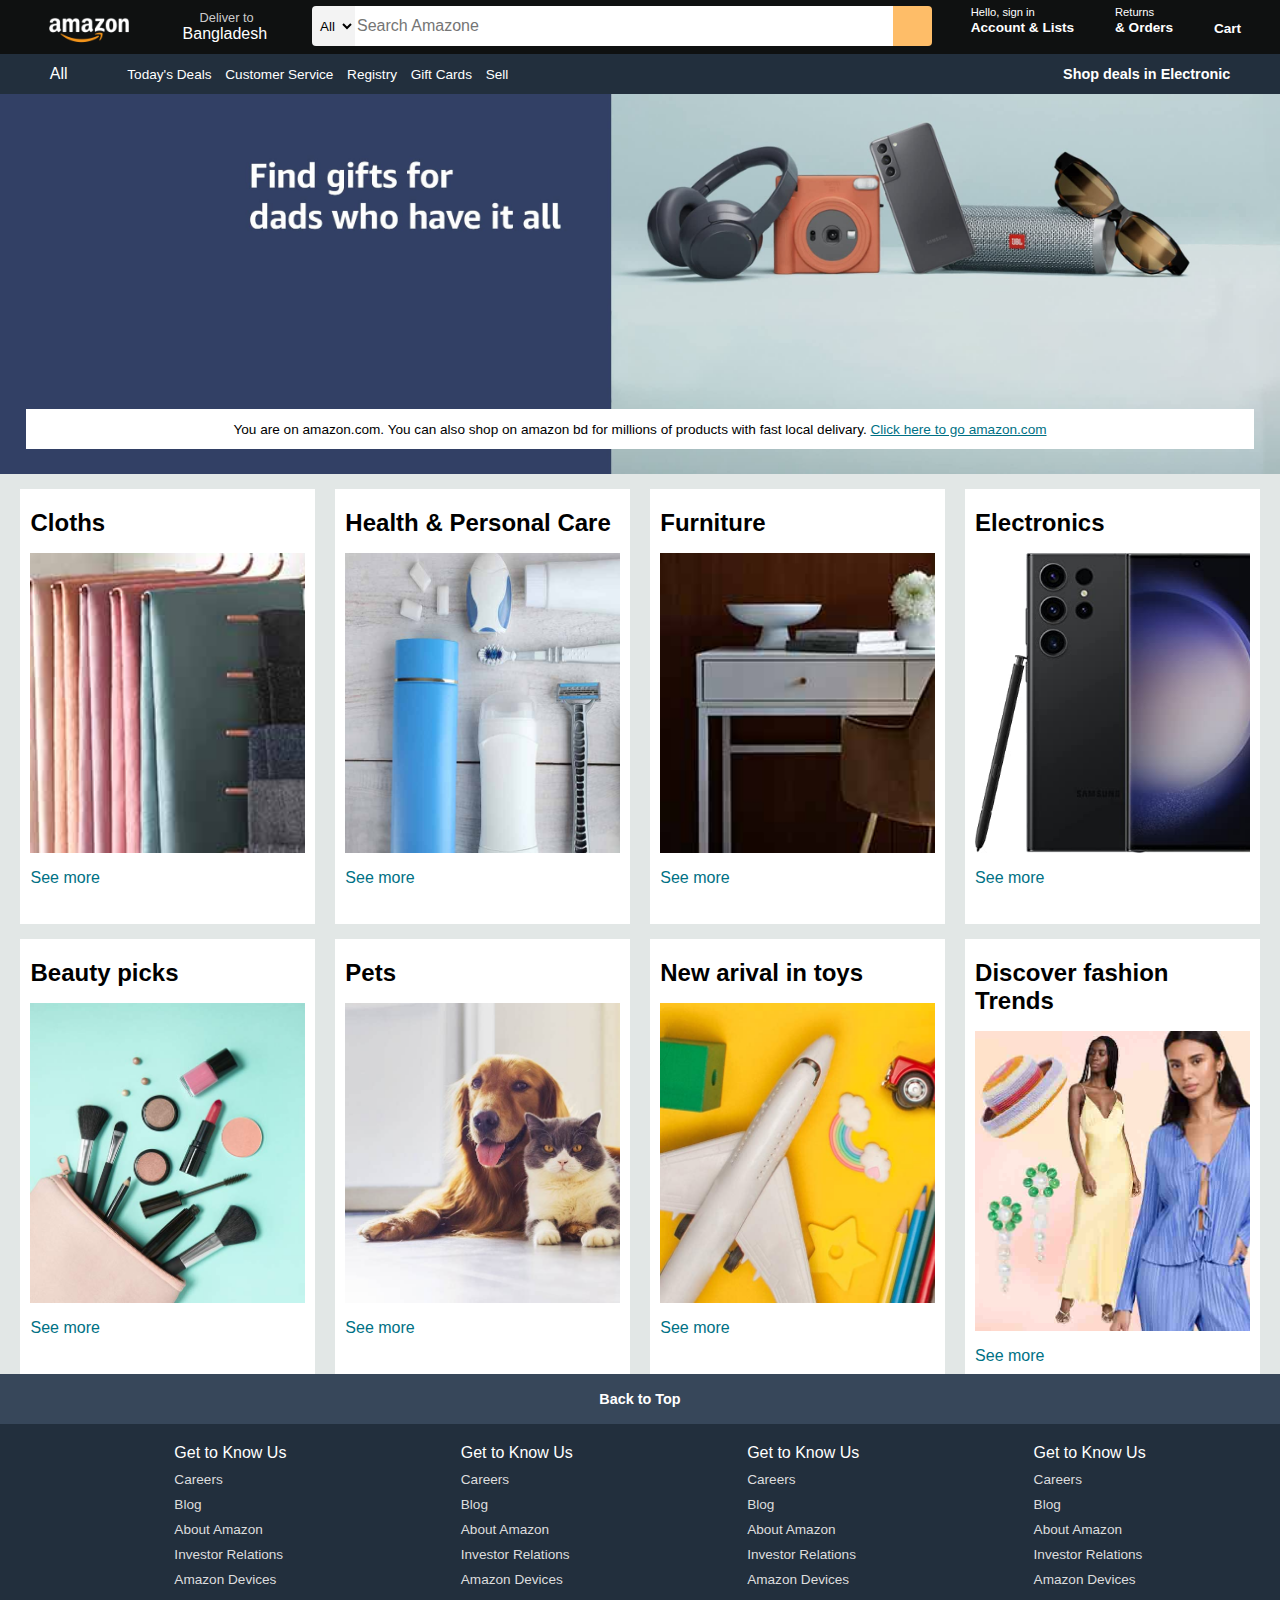
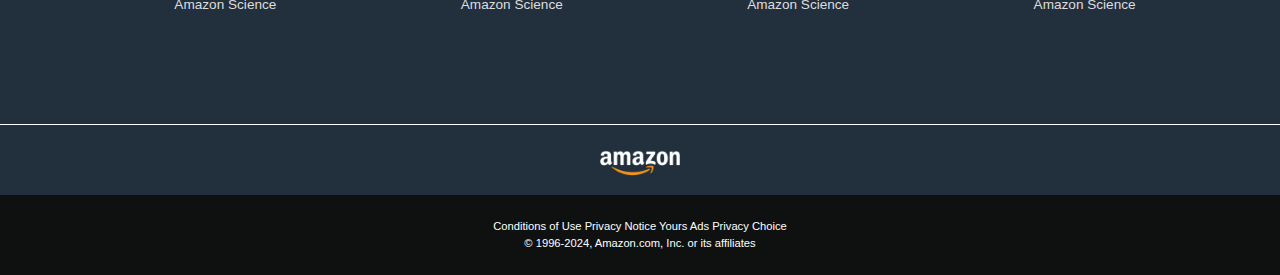
<file: amazon_clone/index.html>
<!DOCTYPE html>
<html lang="en">
<head>
    <meta charset="UTF-8">
    <meta name="viewport" content="width=device-width, initial-scale=1.0">
    <title>Amazone Clone</title>
    <link rel="stylesheet" href="https://cdnjs.cloudflare.com/ajax/libs/font-awesome/6.5.1/css/all.min.css" integrity="sha512-DTOQO9RWCH3ppGqcWaEA1BIZOC6xxalwEsw9c2QQeAIftl+Vegovlnee1c9QX4TctnWMn13TZye+giMm8e2LwA==" crossorigin="anonymous" referrerpolicy="no-referrer" />
    <link rel="stylesheet" href="style.css">
</head>
<body>
    <header>
        <div class="navbar">
            <div class="nav-logo border">
                <div class="logo"></div>
            </div>

            <div class="nav-address border">
                <p class="address-first">Deliver to</p>
                <div class="address-icon">
                    <i class="fa-solid fa-location-dot"></i>
                    <p class="address-second">Bangladesh</p>
                </div>
            </div>

            <div class="nav-search">
                <select class="search-select">
                    <option>All</option>
                </select>
                <input type="text" placeholder="Search Amazone" class="search-input">
                <div class="search-icon">
                    <i class="fa-solid fa-magnifying-glass"></i>
                </div>
            </div>

            <div class="nav-signin border">
                <p><span>Hello, sign in</span></p>
                <p class="nav-second">Account & Lists</p>
            </div>

            <div class="nav-return border">
                <p><span>Returns</span></p>
                <p class="nav-second">& Orders</p>
            </div>

            <div class="nav-cart border">
                <i class="fa-solid fa-cart-shopping"></i>
                Cart
            </div>
        </div>

        <div class="panel">
            <div class="panel-all">
                <i class="fa-solid fa-bars"></i>
                All
            </div>
            <div class="panel-ops">
                <p>Today's Deals</p>
                <p>Customer Service</p>
                <p>Registry</p>
                <p>Gift Cards</p>
                <p>Sell</p>
            </div>
            <div class="panel-deals">
                Shop deals in Electronic
            </div>
        </div>
    </header>

    <div class="hero-section">
        <div class="hero-msg">
            <p>You are on amazon.com. You can also shop on amazon bd for millions of products with fast local delivary. <a href="">Click here to go amazon.com</a> </p>
        </div>
    </div>

    <div class="shop-section">
        <div class="box">
            <div class="box-content">
                <h2>Cloths</h2>
                <div class="box-img" style="background-image: url('box1_image.jpg');"></div>
                <p>See more</p>
            </div>
        </div>
        <div class="box">
            <div class="box-content">
                <h2>Health & Personal Care</h2>
                <div class="box-img" style="background-image: url('box2_image.jpg');"></div>
                <p>See more</p>
            </div>
        </div>
        <div class="box">
            <div class="box-content">
                <h2>Furniture</h2>
                <div class="box-img" style="background-image: url('box3_image.jpg');"></div>
                <p>See more</p>
            </div>
        </div>
        <div class="box">
            <div class="box-content">
                <h2>Electronics</h2>
                <div class="box-img" style="background-image: url('box4_image.jpg');"></div>
                <p>See more</p>
            </div>
        </div>
        <div class="box">
            <div class="box-content">
                <h2>Beauty picks</h2>
                <div class="box-img" style="background-image: url('box5_image.jpg');"></div>
                <p>See more</p>
            </div>
        </div>
        <div class="box">
            <div class="box-content">
                <h2>Pets</h2>
                <div class="box-img" style="background-image: url('box6_image.jpg');"></div>
                <p>See more</p>
            </div>
        </div>
        <div class="box">
            <div class="box-content">
                <h2>New arival in toys</h2>
                <div class="box-img" style="background-image: url('box7_image.jpg');"></div>
                <p>See more</p>
            </div>
        </div>
        <div class="box">
            <div class="box-content">
                <h2>Discover fashion Trends</h2>
                <div class="box-img" style="background-image: url('box8_image.jpg');"></div>
                <p>See more</p>
            </div>
        </div>
    </div>

    <footer>
        <div class="foot-panel1">
            Back to Top
        </div>
        <div class="foot-panel2">
            <ul>
                <p>Get to Know Us</p>
                <a>Careers</a>
                <a>Blog</a>
                <a>About Amazon</a>
                <a>Investor Relations</a>
                <a>Amazon Devices</a>
                <a>Amazon Science</a>
            </ul>
            <ul>
                <p>Get to Know Us</p>
                <a>Careers</a>
                <a>Blog</a>
                <a>About Amazon</a>
                <a>Investor Relations</a>
                <a>Amazon Devices</a>
                <a>Amazon Science</a>
            </ul>
            <ul>
                <p>Get to Know Us</p>
                <a>Careers</a>
                <a>Blog</a>
                <a>About Amazon</a>
                <a>Investor Relations</a>
                <a>Amazon Devices</a>
                <a>Amazon Science</a>
            </ul>
            <ul>
                <p>Get to Know Us</p>
                <a>Careers</a>
                <a>Blog</a>
                <a>About Amazon</a>
                <a>Investor Relations</a>
                <a>Amazon Devices</a>
                <a>Amazon Science</a>
            </ul>
        </div>
        <div class="foot-panel3">
            <div class="logo"></div>
        </div>
        <div class="foot-panel4">
            <div class="pages">
                <a>Conditions of Use</a>
                <a>Privacy Notice</a>
                <a>Yours Ads Privacy Choice</a>
            </div>
            <div class="copyright">
                © 1996-2024, Amazon.com, Inc. or its affiliates
            </div>
        </div>
    </footer>
</body>
</html>
</file>
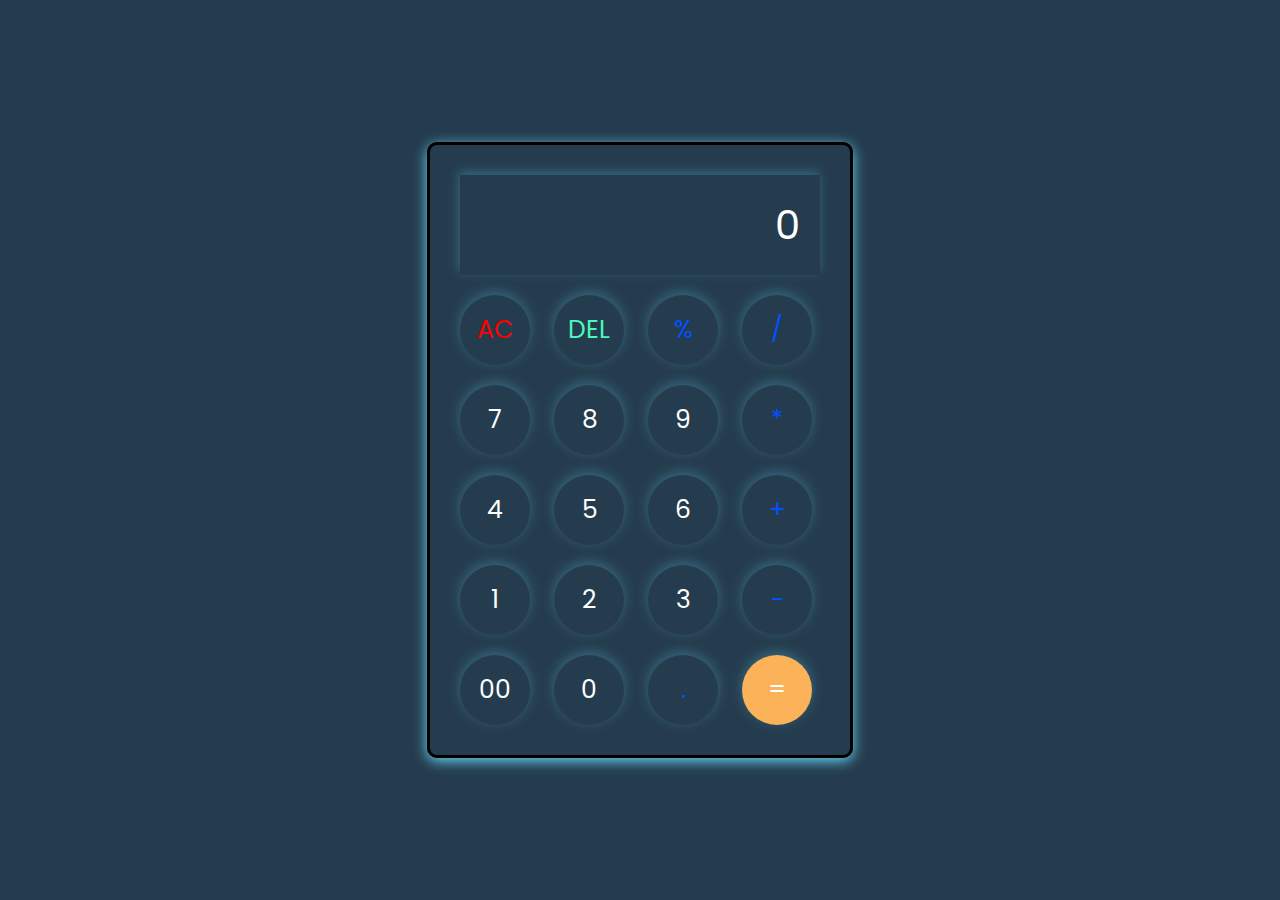
<file: calculator/index.html>
<!DOCTYPE html>
<html lang="en">
<head>
    <meta charset="UTF-8">
    <meta name="viewport" content="width=device-width, initial-scale=1.0">
    <link rel="stylesheet" href="style.css">
    <title>Calculator</title>
</head>
<body>
    <div class="calculator">
        <input type="text" placeholder="0" id="input_box">
        <div>
            <button class="acBtn">AC</button>
            <button class="deletBtn">DEL</button>
            <button class="operator">%</button>
            <button class="operator">/</button>
        </div>
        <div>
            <button>7</button>
            <button>8</button>
            <button>9</button>
            <button class="operator">*</button>
        </div>
        <div>
            <button>4</button>
            <button>5</button>
            <button>6</button>
            <button class="operator">+</button>
        </div>
        <div>
            <button>1</button>
            <button>2</button>
            <button>3</button>
            <button class="operator">-</button>
        </div>
        <div>
            <button>00</button>
            <button>0</button>
            <button class="operator">.</button>
            <button class="equalBtn">=</button>
        </div>
    </div>
    <script src="script.js"></script>
</body>
</html>
</file>
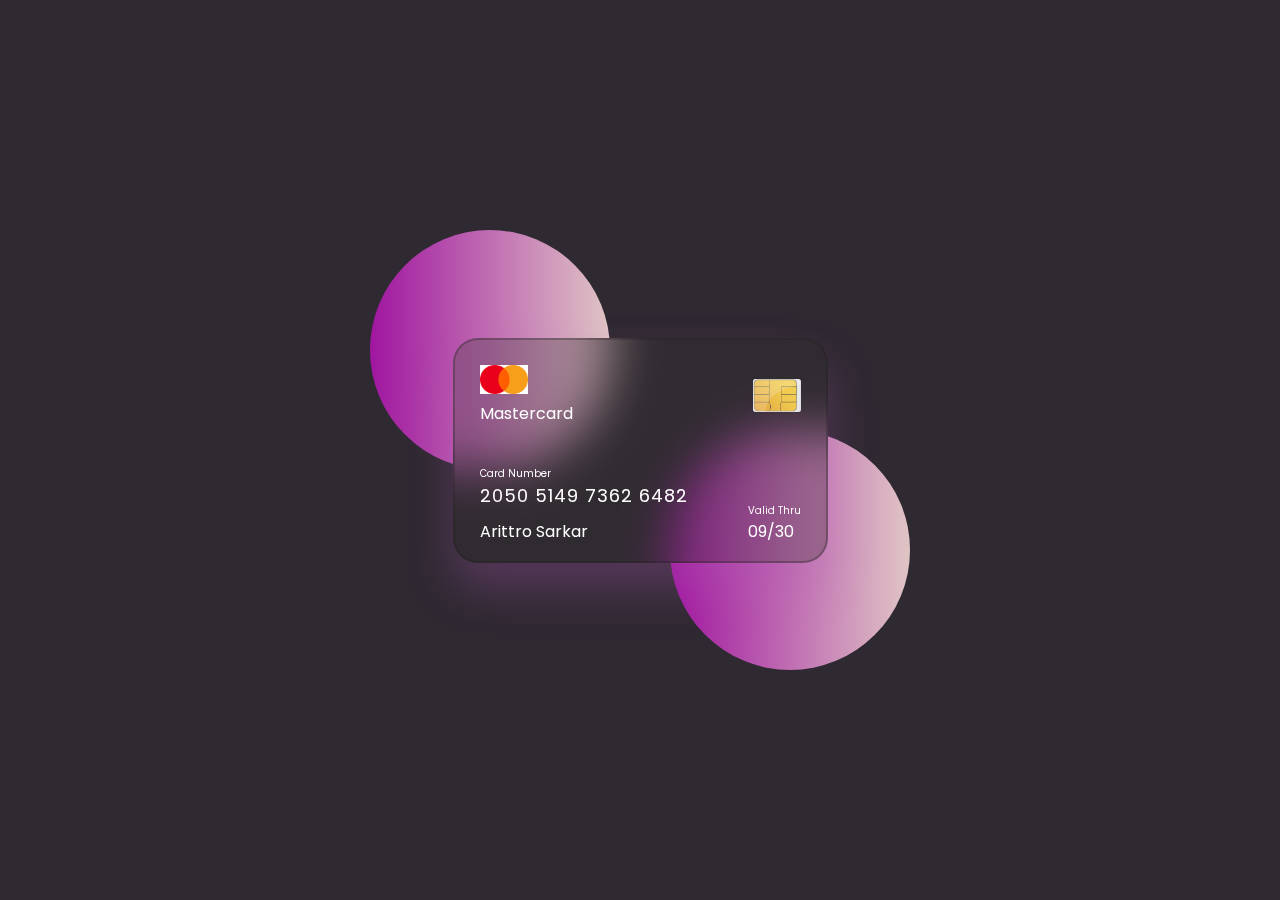
<file: flipping_card/index.html>
<!DOCTYPE html>
<html lang="en">
<head>
    <meta charset="UTF-8">
    <meta name="viewport" content="width=device-width, initial-scale=1.0">
    <title>Flipping Card</title>
    <link rel="stylesheet" href="style.css">
</head>
<body>
    <section>
        <div class="container">
            <div class="card front-face">
                <header>
                    <span class="logo">
                        <img src="mastercard.png" alt="">
                        <h5>Mastercard</h5>
                    </span>

                    <img src="chip.jpeg" alt="" class="chip-pic">
                </header>
                <div class="card-details">
                    <div class="name-number">
                        <h6>Card Number</h6>
                        <h5 class="number">2050 5149 7362 6482</h5>
                        <h5 class="name">Arittro Sarkar</h5>
                    </div>

                    <div class="valid-date">
                        <h6>Valid Thru</h6>
                        <h5>09/30</h5>
                    </div>
                </div>

            </div>

            <div class="card back-face">
                <h6>For customer service call +880 1777 7777 or email at mastercard@gmail.com</h6>
            <span class="magnetic"></span>
            <div class="signature"> <i>005</i></div>
            <h5>Lorem, ipsum dolor sit amet consectetur adipisicing elit. Cupiditate delectus voluptatibus velit eius iure reiciendis, ut possimus? Ab optio perspiciatis error qui ipsa ullam corporis quasi. Delectus assumenda eveniet et?</h5>
        </div>
    </div>
    </section>
</body>
</html>
</file>
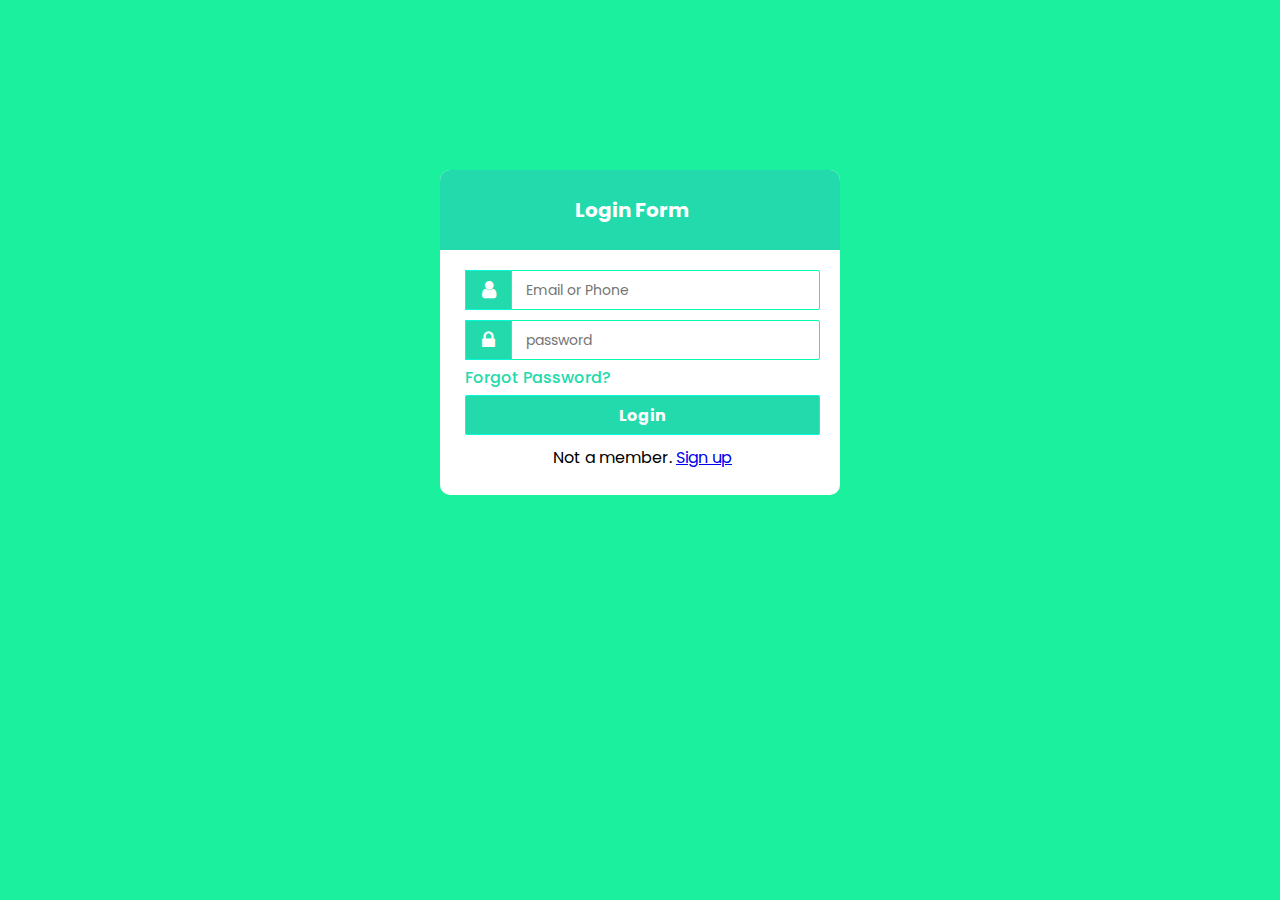
<file: responsive login form/index.html>
<!DOCTYPE html>
<html lang="en">
<head>
    <meta charset="UTF-8">
    <meta name="viewport" content="width=device-width, initial-scale=1.0">
    <title>Login Form</title>
    <link rel="stylesheet" href="style.css">
    <link rel="stylesheet" href="https://cdnjs.cloudflare.com/ajax/libs/font-awesome/4.7.0/css/font-awesome.min.css">
</head>
<body>
    <div class="container">
        <div class="wrapper">
            <div class="title"><span>Login Form</span></div>
            <form action="#">
                <div class="row">
                    <i class="fa">&#xf007;</i>
                    <input type="text" placeholder="Email or Phone" required>
                </div>
                <div class="row">
                    <i class="fa">&#xf023;</i>
                    <input type="password" placeholder="password" required>
                </div>
                <div class="pass"><a href="#">Forgot Password?</a></div>
                <div class="row button">
                    <input type="Submit" value="Login">
                </div>
                <div class="sign-up">Not a member. <a href="#">Sign up</a></div>
            </form>
        </div>
    </div>
</body>
</html>
</file>
<file: amazon_clone/style.css>
*{
    margin: 0;
    font-family: Arial, Helvetica, sans-serif;
    border: border-box;
}
                    /** Header **/
.navbar{
    height: 60;
    background-color: #0F1111;
    color: white;
    display: flex;
    justify-content: space-evenly;
}
.nav-logo{
    height: 50px;
    width: 100px;
}
.logo{
    height: 50px;
    background-image: url("amazon_logo.png");
    width: 100%;
    background-size: cover;
}
.border{
    border: 2px solid transparent;
}
.border:hover{
    border: 2px solid white;
}

/** Box-2 **/
.address-icon{
    display: flex;
    align-items: center;
    justify-content: center;
}
.address-first{
    margin-top: 8px;
    margin-left: 20px;
    color: #CCCCCC;
    font-size: 0.80rem;
}
.address-second{
    margin-left: 3px;
    color: #FFFFFF;
    font-size: 1rem;
}

/** Box-3 **/
.nav-search{
    margin-left: 6px;
    margin-top: 6px;
    display: flex;
    justify-content: space-evenly;
    width: 620px;
    height: 40px;
    border-radius: 4px;
}
.nav-search:hover{
    border: 2px solid orange;
}
.search-select{
    border-top-left-radius: 4px;
    border-bottom-left-radius: 4px;
    background-color: #F3F3F3;
    width: 50px;
    text-align: center;
    border: none;
}
.search-input{
    width: 100%;
    font-size: 1rem;
    border: none;
}
.search-icon{
    width: 45px;
    display: flex;
    justify-content: center;
    align-items: center;
    font-size: 1.2rem;
    background-color: #febd68;
    border-top-right-radius: 4px;
    border-bottom-right-radius: 4px;
}

/** Box-4 **/
span{
    font-size: 0.7rem;
}
.nav-second{
    font-size: 0.85rem;
    font-weight: 700;
}

/** Box-6 **/
.nav-cart i{
    font-size: 30px;
}
.nav-cart{
    margin-top: 4px;
    font-size: 0.85rem;
    font-weight: 700;
}

                          /**  Panel  **/
.panel{
    height: 40px;
    background-color: #222f3d;
    display: flex;
    color: white;
    align-items: center;
    justify-content: space-evenly;
}
.panel-ops p{
    display: inline;
    margin-left: 10px;
}
.panel-ops{
    font-size: 0.85rem;
    width: 70%;
}
.panel-deals{
    font-size: 0.9rem;
    font-weight: 700;
}


                    /** Header Complete **/
                    /** Main hero section **/
.hero-section{
    background-image: url("hero_image.jpg");
    height: 380px;
    background-size: cover;
    display: flex;
    justify-content: center;
    align-items: flex-end;
}
.hero-msg{
    background-color: white;
    color: black;
    height: 40px;
    display: flex;
    align-items: center;
    justify-content: center;
    font-size: 0.85rem;
    width: 96%;
    margin-bottom: 25px;
}
.hero-msg a{
    color: #007185;
}

                    /** Main hero section Complete**/
                    /** Shop-Section **/
.shop-section{
    display: flex;
    flex-wrap: wrap;
    justify-content: space-evenly;
    background-color: #e2e7e6;
}
.box{
    height: 400px;
    /* border: 2px solid black; */
    width: 23%;
    background-color: white;
    padding: 20px 0 15px;
    margin-top: 15px;
}
.box-img{
    height: 300px;
    background-size: cover;
    margin-top: 1rem;
    margin-bottom: 1rem;
}
.box-content{
    margin-left: 10px;
    margin-right: 10px;
}
.box-content p{
    color: #007185;
}

                    /** Shop-Section Complete**/
                    /** Footer **/
.footer{
    margin-top: 15px;
}
.foot-panel1{
    background-color: #37475a;
    color: white;
    height: 50px;
    display: flex;
    justify-content: center;
    align-items: center;
    font-size: 0.90rem;
    font-weight: 700;
}
.foot-panel2{
    background-color: #222f3d;
    color: white;
    height: 300px;
    display: flex;
    justify-content: space-evenly;
}
.foot-panel2 ul a{
    display: block;
    font-size: 0.85rem;
    margin-top: 10px;
    color: #dddddd;
}
ul{
    margin-top: 20px;
}
.foot-panel3{
    background-color: #222f3d;
    color: white;
    border-top: 0.4px solid white;
    height: 70px;
    display: flex;
    justify-content: center;
    align-items: center;
}
.logo{
    background-image: url("amazon_logo.png");
    background-size: cover;
    height: 50px;
    width: 100px;
}
.foot-panel4{
    background-color: #0F1111;
    color: white;
    height: 80px;
    font-size: 0.7rem;
    text-align: center;
}
.pages{
    padding-top: 25px;
}
.copyright{
    padding-top: 5px;
}
</file>
<file: calculator/style.css>
@import url('https://fonts.googleapis.com/css2?family=Poppins&display=swap');

*{
    margin: 0;
    padding: 0;
    box-sizing: border-box;
    font-family: 'Poppins', sans-serif;
}
body{
    width: 100vw;
    height: 100vh;
    display: flex;
    justify-content: center;
    align-items: center;
    background-color: rgba(31, 54, 73, 0.972);
}

.calculator{
    border: 3px solid rgb(0, 0, 0);
    padding: 20px;
    border-radius: 10px;
    background: transparent;
    box-shadow: 0px 3px 13px rgb(103, 215, 246);

}

input{
    width: 360px;
    border: none;
    padding: 20px;
    margin: 10px;
    background: transparent;
    box-shadow: -1px -3px 10px rgb(103, 215, 246, 0.3);
    font-size: 40px;
    text-align: right;
    cursor: pointer;
    color: white;
}
input::placeholder{
    color: white;
}

button{
    border: none;
    width: 70px;
    height: 70px;
    margin: 10px;
    border-radius: 50%;
    background: transparent;
    color: white;
    font-size: 25px;
    box-shadow: 0px -3px 13px rgb(103, 215, 246, 0.3);
    cursor: pointer;
}

.equalBtn{
    background-color: rgb(251, 178, 89);
}
.operator{
    color: rgb(0, 81, 255);
}
.acBtn{
    color: red;
}
.deletBtn{
    color: rgb(72, 248, 189);
}
</file>
<file: flipping_card/style.css>
@import url('https://fonts.googleapis.com/css2?family=Poppins&display=swap');

*{
    margin: 0;
    padding: 0;
    box-sizing: border-box;
    font-family: 'Poppins', sans-serif;
}
section{
    position: relative;
    min-height: 100vh;
    width: 100%;
    background: rgb(47, 41, 50);
    display: flex;
    align-items: center;
    justify-content: center;
    color: white;
    perspective: 1000px;
}
section::before{
    content: "";
    position: absolute;
    height: 240px;
    width: 240px;
    background: linear-gradient(90deg, rgb(160, 22, 160), rgb(224, 197, 197));
    transform: translate(-150px, -100px);
    border-radius: 50%;

}
section::after{
    content: "";
    position: absolute;
    height: 240px;
    width: 240px;
    background: linear-gradient(90deg, rgb(160, 22, 160), rgb(224, 197, 197));
    transform: translate(150px, 100px);
    border-radius: 50%;

}

.container{
    position: relative;
    height: 225px;
    width: 375px;
    z-index: 100;
    transition: 0.6s ;
    transform-style: preserve-3d;
}
.container:hover{
    transform: rotateY(180deg);
}
.container .card{
    position: absolute;
    height: 100%;
    width: 100%;
    padding: 25px;
    background: rgba(52, 48, 48, 0.304);
    border-radius: 25px;
    backdrop-filter: blur(25px);
    box-shadow: 0 25px 45px  rgba(175, 90, 181, 0.304);
    border: 2px solid  rgba(37, 31, 31, 0.323);
    backface-visibility: hidden;
}
.front-face header, .front-face logo{
    display: flex;
    align-items: center;

}
.front-face header{
    justify-content: space-between;
}
.front-face .logo img{
    width: 48px;
    margin-right: 10px;
}
h5{
   font-size: 16px;
   font-weight: 400; 
}
.front-face .chip-pic{
    width: 48px;

}

.front-face .card-details{
    display: flex;
    align-items: flex-end;
    justify-content: space-between;
    margin-top: 40px;
}
h6{
    font-size: 10px;
    font-weight: 400;
}
h5.number{
    font-size: 18px;
    letter-spacing: 1px;
}
h5.name{
    margin-top: 10px;
}

.card.back-face{
    border: none;
    padding: 15px 25px 25px 25px;
    transform: rotateY(180deg);
}
.card.back-face h6{
   font-size: 8px;
}
.card.back-face .magnetic{
    position: absolute;
    height: 45px;
    width: 100%;
    background: black;
    top: 40px;
    left: 0;
}
.card.back-face .signature{
    margin-top: 80px;
    height: 40px;
    display: flex;
    justify-content: flex-end;
    align-items: center;
    width: 85%;
    border-radius: 6px;
    background-color: white;
}
.signature i{
    color: black;
    font-size: 12px;
    padding: 4px 6px;
    margin-right: -30px;
    background-color: rgba(255, 255, 255, 0.835);
    border-radius: 5px;
    z-index: -1;
}
.card.back-face h5{
    font-size: 8px;
    margin-top: 15px;
}
</file>
<file: responsive login form/style.css>
@import url('https://fonts.googleapis.com/css2?family=Poppins&display=swap');

*{
    margin: 0;
    padding: 0;
    box-sizing: border-box;
    font-family: 'Poppins', sans-serif;
}

body{
    background: rgb(26, 240, 158);
    overflow: hidden;
}
.container{
    max-width: 440px;
    padding: 0px 20px;
    margin: 170px auto;
}
.wrapper{
    width: 100%;
    background: white;
    border-radius: 10px;
}
.wrapper .title{
    line-height: 80px;
    background: rgb(34, 218, 172);
    padding-left: 135px;
    border-radius: 10px 10px 0 0;
    font-size: 20px;
    color: white;
    font-weight: 650;
    
}
.wrapper form{
    padding: 20px 20px 25px 25px;
}
.wrapper form .row{
    height: 40px;
    margin-bottom: 10px;
    position: relative;
}
.wrapper form .row input{
    height: 100%;
    width: 100%;
    padding-left: 60px;
    outline: none;
    border-radius: 2px;
    border: 1px solid rgb(4, 252, 177);
    font-size: 14px;
}
form .row input:focus{
    border-color: rgb(39, 219, 159);
    box-shadow: 0 0 2px 2px;
    transition: all 0.3s ease;
}
.wrapper form .row i{
    position: absolute;
    height: 100%;
    width: 47px;
    background: rgb(34, 218, 172);
    border: 1px solid rgb(4, 250, 217);
    display: flex;
    align-items: center;
    justify-content: center;
    color: white;
    font-size: 20px;
    
}
.wrapper form .button input{
    padding-left: 0;
    background: rgb(34, 218, 172);
    border: 1px solid rgb(4, 250, 217);
    cursor: pointer;
    color: white;
    font-size: 16px;
    font-weight: 650;
}
.wrapper form .pass{
    margin: -5px 0 5px 0;
}
.wrapper form .pass a{
    color: rgb(34, 218, 172);
    text-decoration: none;
    font-weight: 450;
}
.wrapper form .pass a:hover{
    text-decoration: underline;
}
.wrapper form .sign-up{
    text-align: center;
}
</file>
